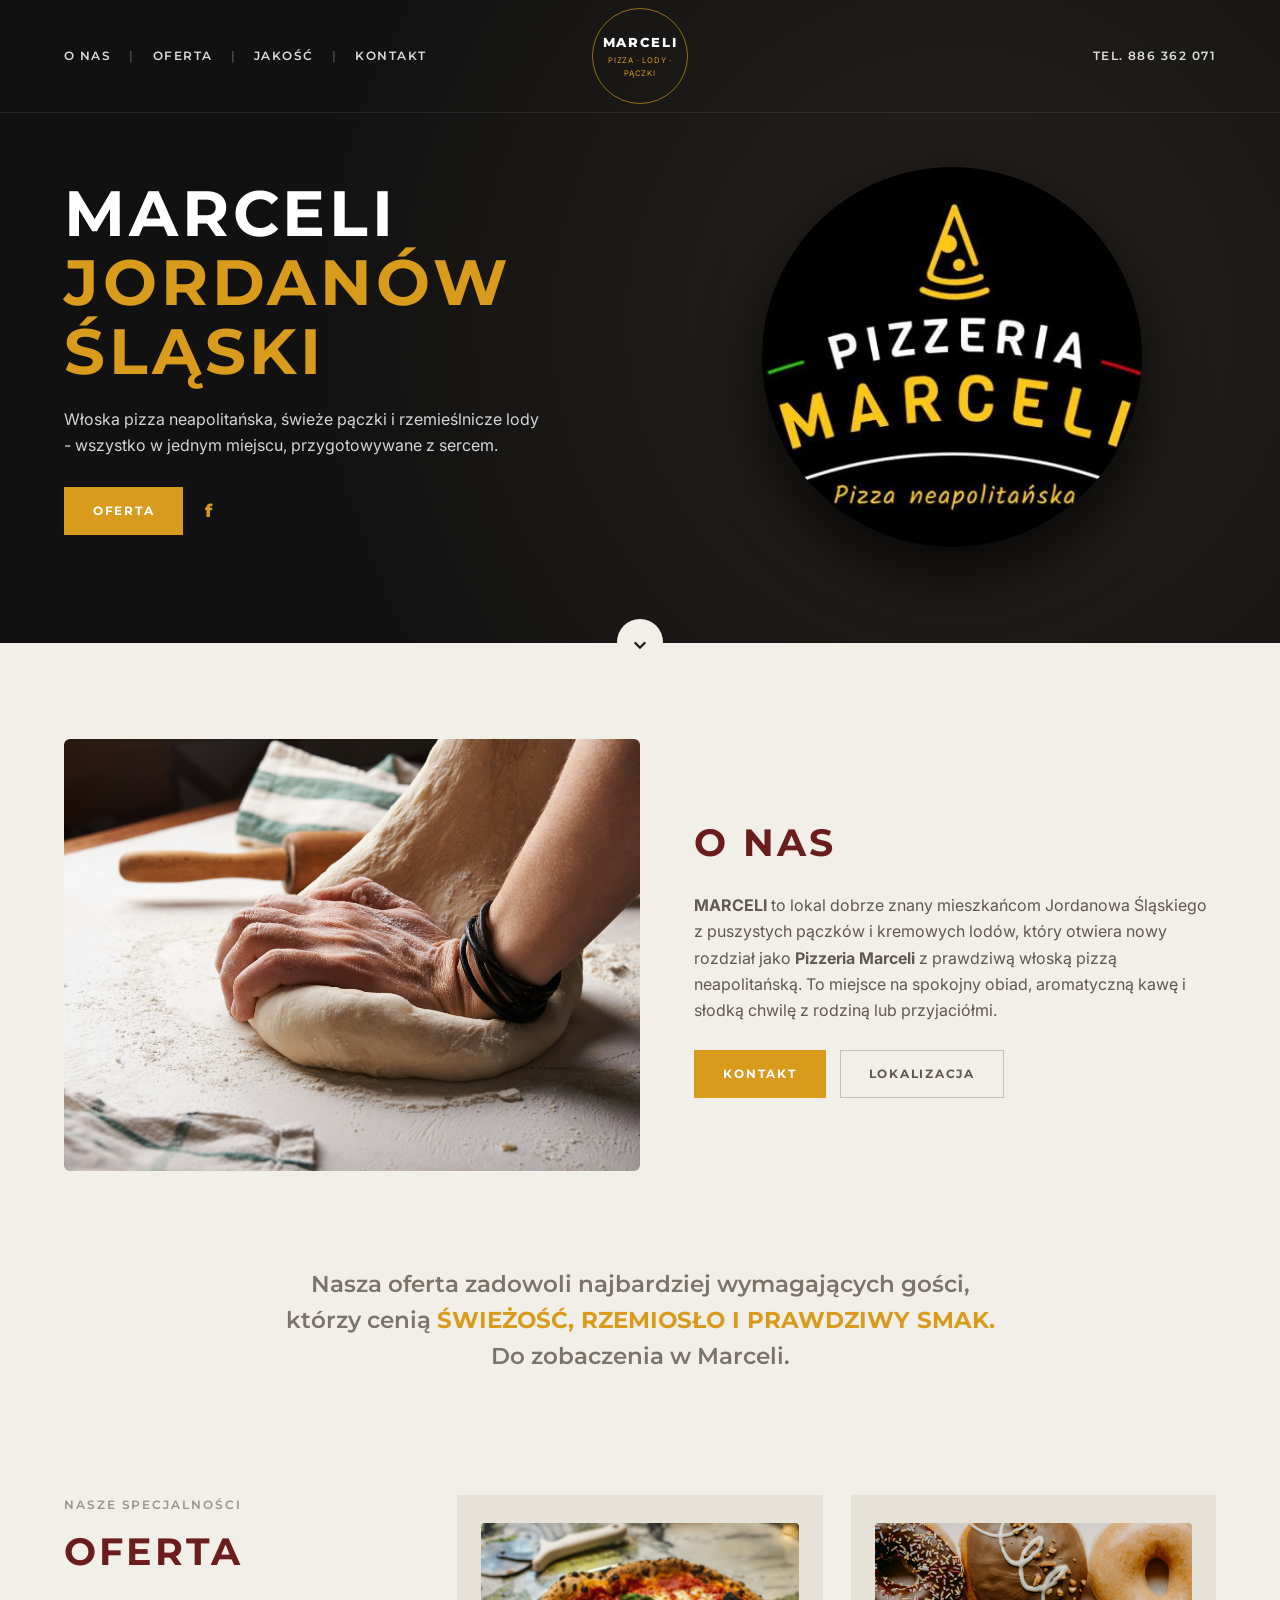
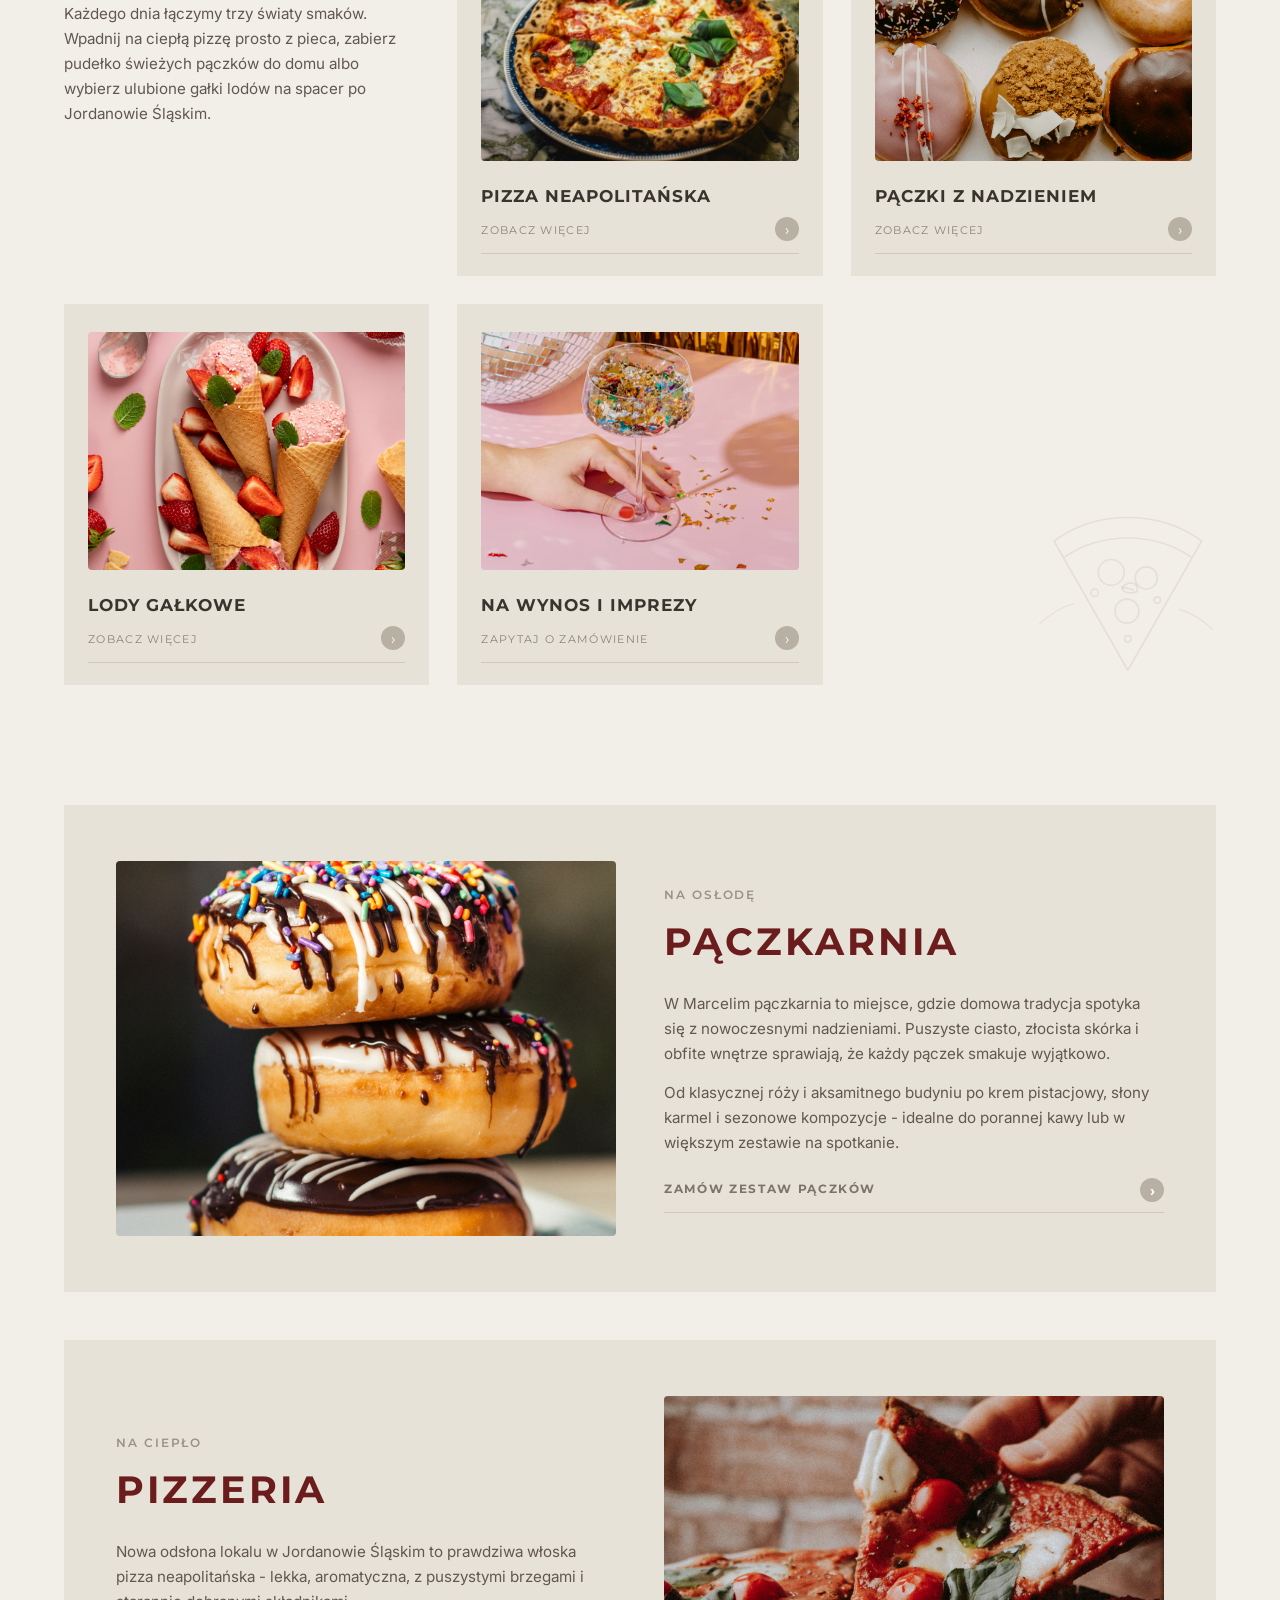
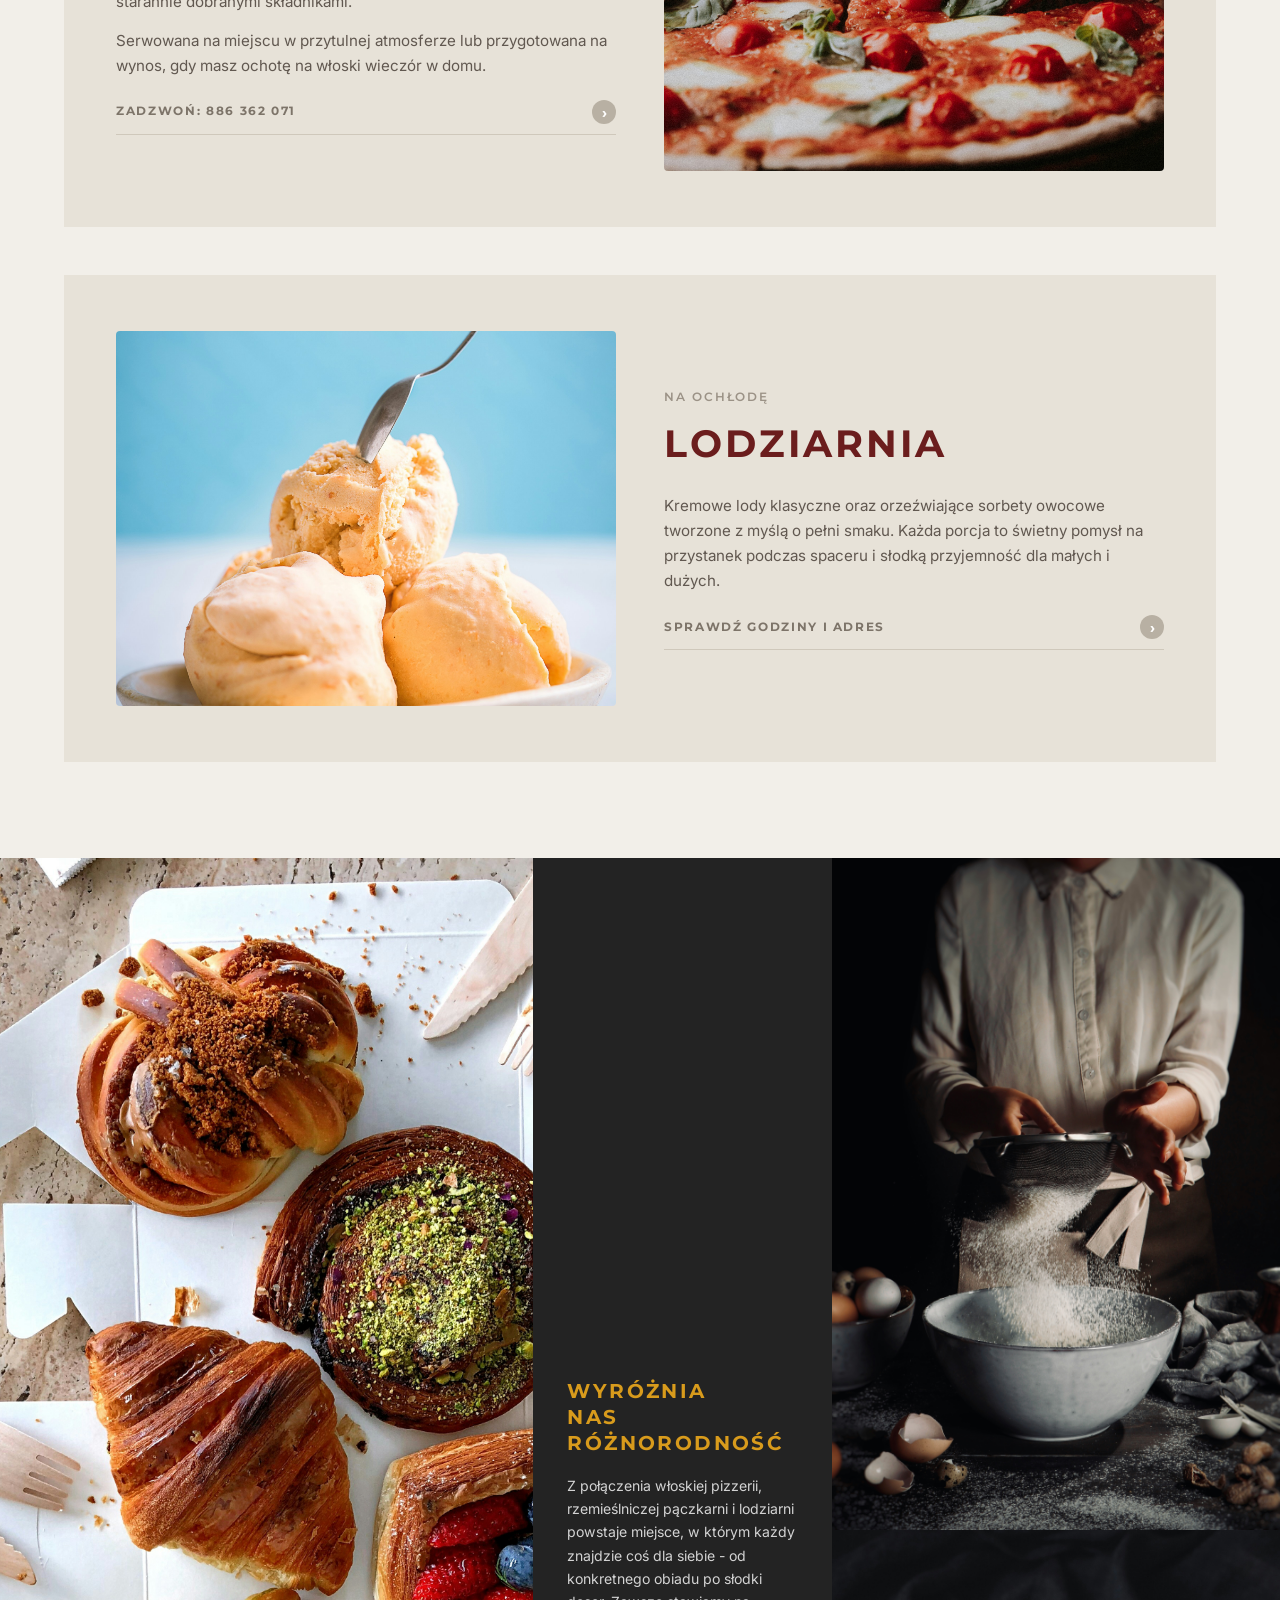
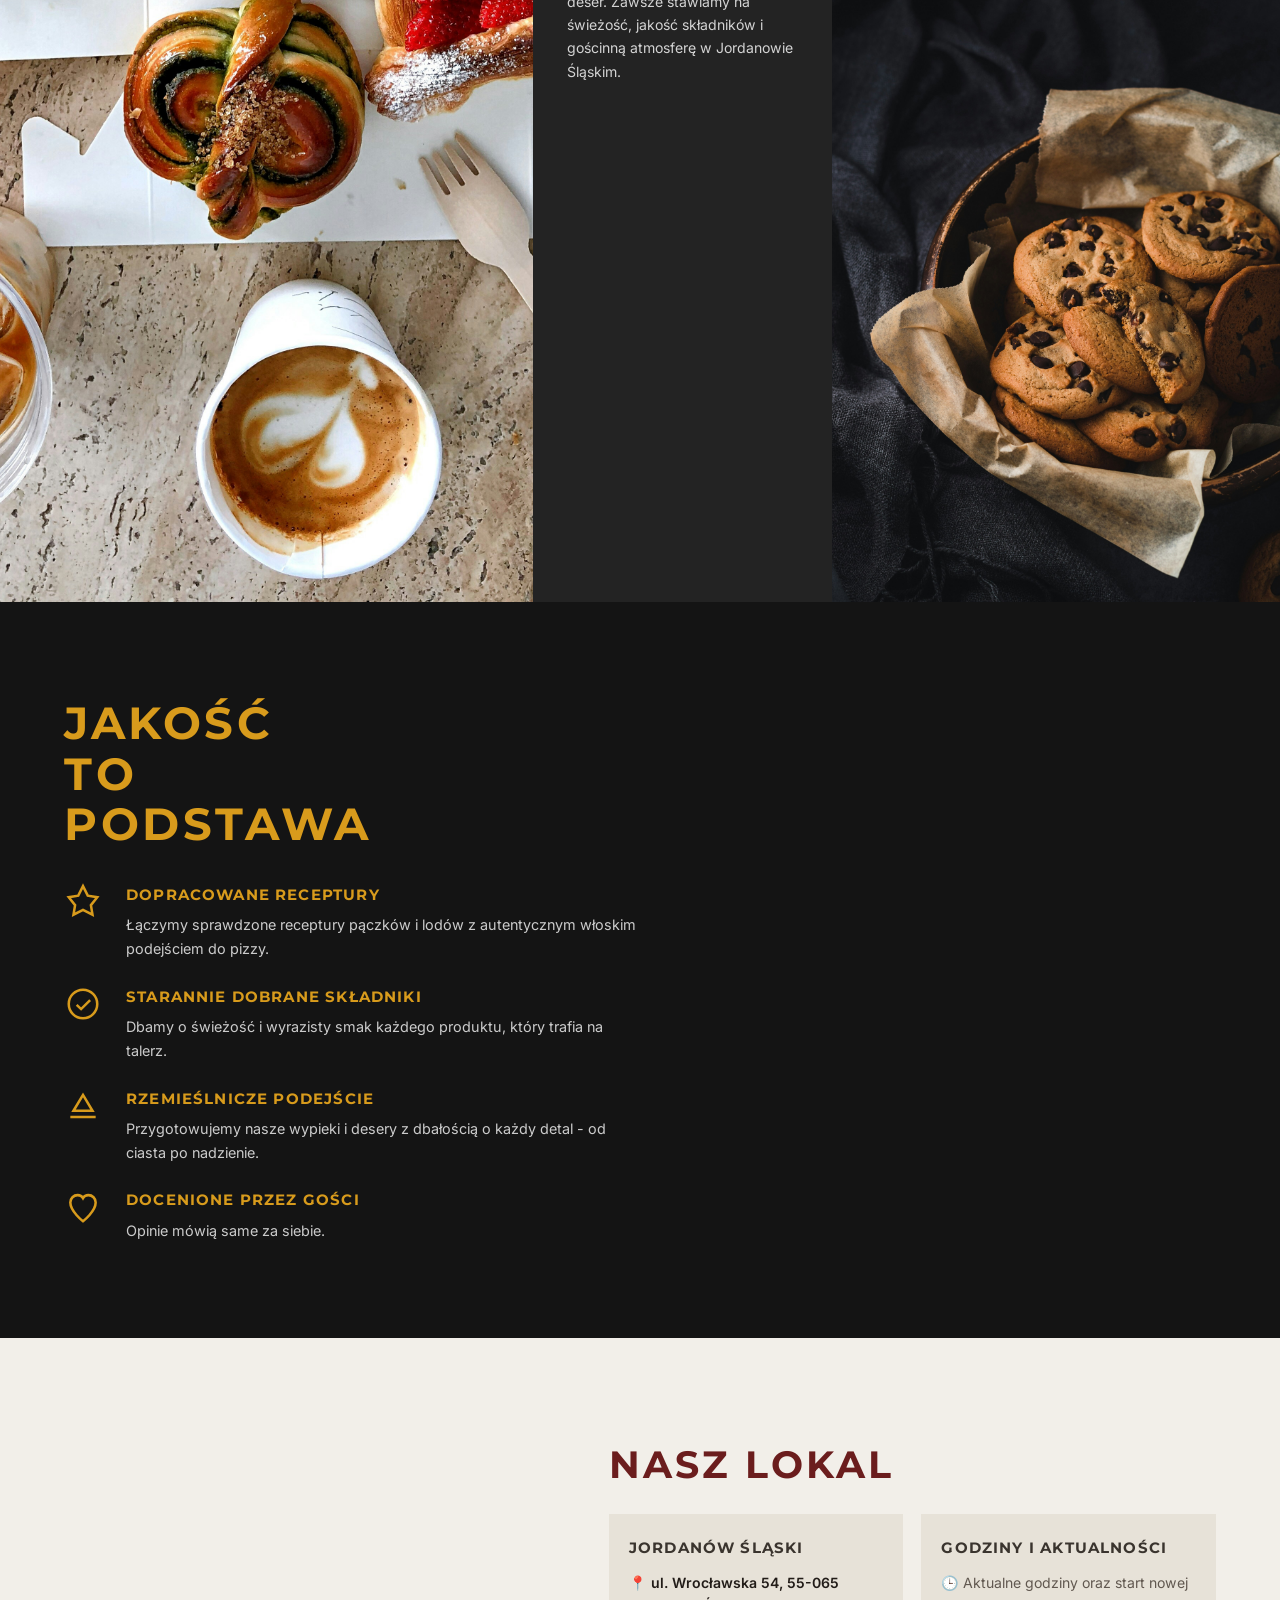
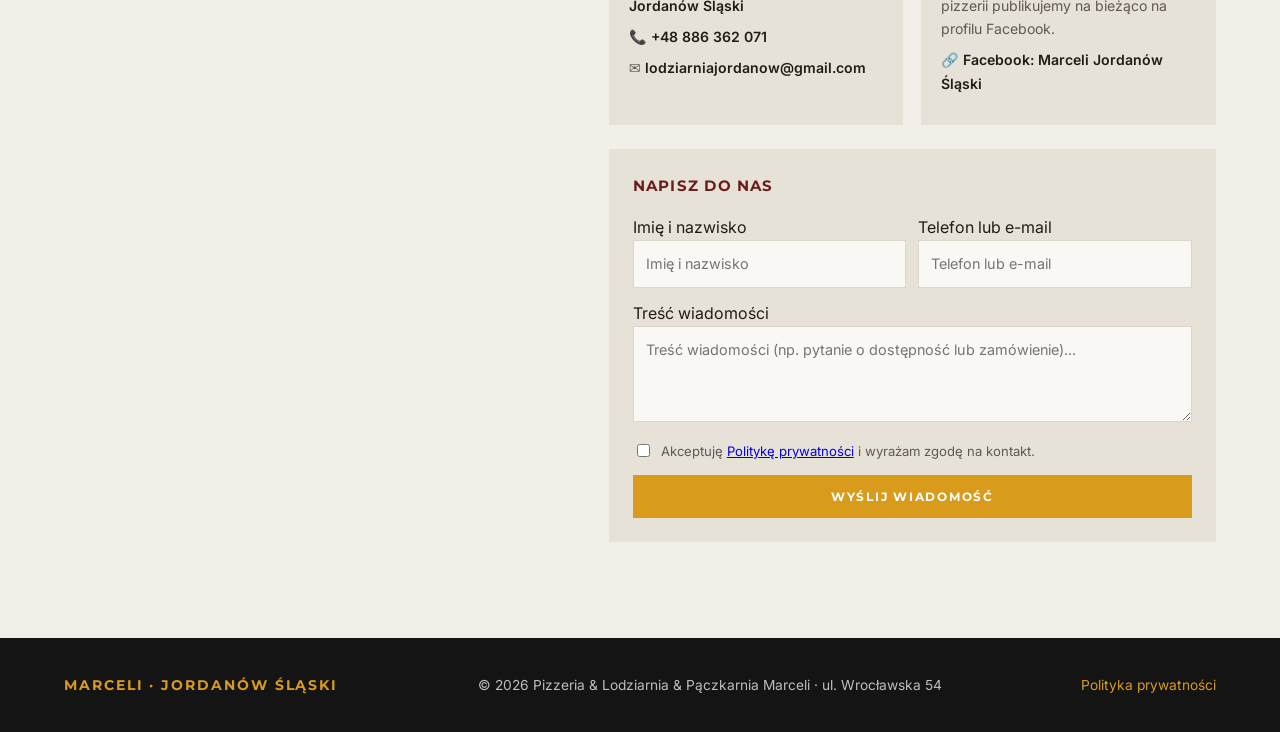
<file: index.html>
<!DOCTYPE html>
<html lang="pl">
<head>
  <meta charset="UTF-8">
  <meta name="viewport" content="width=device-width, initial-scale=1.0">
  <title>Pizzeria, Lodziarnia & Pączkarnia Marceli | Jordanów Śląski</title>
  <meta name="description" content="Pizzeria, Lodziarnia & Pączkarnia Marceli w Jordanowie Śląskim (ul. Wrocławska 54). Włoska pizza neapolitańska, świeże pączki i kremowe lody.">
  <link rel="icon" href="assets/favicon.svg" type="image/svg+xml">
  <meta property="og:type" content="website">
  <meta property="og:title" content="Pizzeria, Lodziarnia & Pączkarnia Marceli | Jordanów Śląski">
  <meta property="og:description" content="Włoska pizza neapolitańska, świeże pączki i rzemieślnicze lody w Jordanowie Śląskim (ul. Wrocławska 54).">
  <meta property="og:image" content="assets/marceli.jpg">

  <script type="application/ld+json">
    {
        "@context": "https://schema.org",
        "@type": "Restaurant",
        "name": "Pizzeria, Lodziarnia & Pączkarnia Marceli",
        "image": "assets/marceli.jpg",
        "telephone": "+48886362071",
        "email": "lodziarniajordanow@gmail.com",
        "servesCuisine": ["Pizza neapolitańska", "Lody rzemieślnicze", "Pączki"],
        "address": {
        "@type": "PostalAddress",
        "streetAddress": "ul. Wrocławska 54",
        "addressLocality": "Jordanów Śląski",
        "postalCode": "55-065",
        "addressCountry": "PL"
        },
        "aggregateRating": {
        "@type": "AggregateRating",
        "ratingValue": "4.6",
        "reviewCount": "130"
        },
        "sameAs": [
        "https://www.facebook.com/lodymarcelijordanow/"
        ]
    }
  </script>
  <link rel="preconnect" href="https://fonts.googleapis.com">
  <link rel="preconnect" href="https://fonts.gstatic.com" crossorigin>
  <link href="https://fonts.googleapis.com/css2?family=Inter:wght@400;500;600&family=Montserrat:wght@600;700;800&display=swap" rel="stylesheet">
  <link rel="stylesheet" href="style.css">
</head>
<body>

  <!-- CIEMNE HERO + NAWIGACJA Z CENTRALNYM LOGO -->
  <div class="hero-wrapper">
    <header class="header">
      <div class="container header__inner">
        <nav class="nav nav--left" id="main-nav">
          <a href="#o-nas">O NAS</a>
          <a href="#oferta">OFERTA</a>
          <a href="#jakosc">JAKOŚĆ</a>
          <a href="#kontakt">KONTAKT</a>
        </nav>

        <a href="#" class="brand-badge" aria-label="Marceli Jordanów Śląski">
          <span>MARCELI</span>
          <small>PIZZA · LODY · PĄCZKI</small>
        </a>

        <div class="header__right">
          <a href="tel:+48886362071" class="header-phone">TEL. 886 362 071</a>
          <button class="nav-toggle" aria-label="Otwórz menu" aria-expanded="false">☰</button>
        </div>
      </div>
    </header>

    <section class="hero">
      <div class="container hero__grid">
        <div class="hero__text">
          <h1>
            MARCELI
            <span>JORDANÓW ŚLĄSKI</span>
          </h1>
          <p class="hero__lead">
            Włoska pizza neapolitańska, świeże pączki i rzemieślnicze lody -
            wszystko w jednym miejscu, przygotowywane z sercem.
          </p>
          <div class="hero__actions">
            <a href="#oferta" class="btn btn--gold">OFERTA</a>
            <a href="https://www.facebook.com/lodymarcelijordanow/" target="_blank" rel="noopener" class="social-dot" aria-label="Facebook">f</a>
          </div>
        </div>

        <div class="hero__visual">
          <img src="assets/marceli.jpg" alt="Włoska pizza neapolitańska z Pizzerii Marceli">
        </div>
      </div>

      <a href="#o-nas" class="scroll-cue" aria-label="Przewiń niżej">⌄</a>
    </section>
  </div>

  <main>
    <!-- SEKCJA O NAS + MANIFEST -->
    <section id="o-nas" class="section section--beige">
      <div class="container">
        <div class="about-grid">
          <div class="about-grid__media">
            <img src="assets/bakery.jpg" alt="Wypieki, pączki i pizza w lokalu Marceli" loading="lazy">
          </div>
          <div class="about-grid__content">
            <h2>O NAS</h2>
            <p>
              <strong>MARCELI</strong> to lokal dobrze znany mieszkańcom Jordanowa Śląskiego z puszystych pączków
              i kremowych lodów, który otwiera nowy rozdział jako <strong>Pizzeria Marceli</strong> z prawdziwą
              włoską pizzą neapolitańską. To miejsce na spokojny obiad, aromatyczną kawę i słodką chwilę
              z rodziną lub przyjaciółmi.
            </p>
            <div class="btn-row">
              <a href="#kontakt" class="btn btn--gold">KONTAKT</a>
              <a href="#lokalizacja" class="btn btn--outline-dark">LOKALIZACJA</a>
            </div>
          </div>
        </div>

        <div class="manifesto">
          <p>
            Nasza oferta zadowoli najbardziej wymagających gości,<br>
            którzy cenią <span>ŚWIEŻOŚĆ, RZEMIOSŁO I PRAWDZIWY SMAK.</span><br>
            Do zobaczenia w Marceli.
          </p>
        </div>
      </div>
    </section>

    <!-- ASYMETRYCZNA SIATKA OFERTY (WZOROWANA NA UKŁADZIE KAFELKÓW) -->
    <section id="oferta" class="section section--beige section--tight-top">
      <div class="container">
        <div class="catalog-grid">
          <div class="catalog-intro">
            <span class="kicker">NASZE SPECJALNOŚCI</span>
            <h2>OFERTA</h2>
            <p>
              Każdego dnia łączymy trzy światy smaków. Wpadnij na ciepłą pizzę prosto z pieca,
              zabierz pudełko świeżych pączków do domu albo wybierz ulubione gałki lodów na spacer
              po Jordanowie Śląskim.
            </p>
          </div>

          <a href="#pizzeria-banner" class="tile-card">
            <div class="tile-card__img">
              <img src="assets/pizza.jpg" alt="Pizza neapolitańska" loading="lazy">
            </div>
            <div class="tile-card__footer">
              <div>
                <h3>PIZZA NEAPOLITAŃSKA</h3>
                <span>ZOBACZ WIĘCEJ</span>
              </div>
              <span class="arrow-circle">›</span>
            </div>
          </a>

          <a href="#paczkarnia-banner" class="tile-card">
            <div class="tile-card__img">
              <img src="assets/donuts.jpg" alt="Świeże pączki" loading="lazy">
            </div>
            <div class="tile-card__footer">
              <div>
                <h3>PĄCZKI Z NADZIENIEM</h3>
                <span>ZOBACZ WIĘCEJ</span>
              </div>
              <span class="arrow-circle">›</span>
            </div>
          </a>

          <a href="#lodziarnia-banner" class="tile-card">
            <div class="tile-card__img">
              <img src="assets/ice.jpg" alt="Lody rzemieślnicze" loading="lazy">
            </div>
            <div class="tile-card__footer">
              <div>
                <h3>LODY GAŁKOWE</h3>
                <span>ZOBACZ WIĘCEJ</span>
              </div>
              <span class="arrow-circle">›</span>
            </div>
          </a>

          <a href="#kontakt" class="tile-card">
            <div class="tile-card__img">
              <img src="assets/party.jpg" alt="Zamówienia na wynos i imprezy" loading="lazy">
            </div>
            <div class="tile-card__footer">
              <div>
                <h3>NA WYNOS I IMPREZY</h3>
                <span>ZAPYTAJ O ZAMÓWIENIE</span>
              </div>
              <span class="arrow-circle">›</span>
            </div>
          </a>

          <div class="oferta-doodle" aria-hidden="true">
            <svg viewBox="0 0 260 260" fill="none" stroke="currentColor" stroke-width="1.8" stroke-linecap="round" stroke-linejoin="round">
            <!-- Kawałek pizzy (trójkąt + puszysty brzeg) -->
            <path d="M52 78 C98 44, 166 44, 212 78 L132 218 Z"/>
            <!-- Wewnętrzna linia rantu (ciasta) -->
            <path d="M64 95 C104 68, 160 68, 200 95"/>
            <!-- Plasterki pepperoni / mozzarelli -->
            <circle cx="114" cy="112" r="14"/>
            <circle cx="152" cy="118" r="12"/>
            <circle cx="131" cy="154" r="13"/>
            <!-- Listek bazylii pośrodku -->
            <path d="M126 128 C134 120, 144 123, 142 133 C133 136, 125 133, 126 128 Z"/>
            <path d="M126 128 L138 131"/>
            <!-- Drobne oliwki / posypka -->
            <circle cx="96" cy="134" r="4"/>
            <circle cx="164" cy="142" r="3.5"/>
            <circle cx="132" cy="184" r="3.5"/>
            <!-- Dwie delikatne gałązki / kłosy w tle dla rzemieślniczego klimatu -->
            <path d="M36 168 Q56 150 74 146" stroke-width="1.3"/>
            <path d="M188 152 Q208 158 224 174" stroke-width="1.3"/>
            </svg>
          </div>

        </div>
      </div>
    </section>

    <!-- SZEROKIE BANERY TEMATYCZNE (PANEL BEŻOWY NA JASNYM TLE) -->
    <section class="section section--beige section--tight-top">
      <div class="container stack-banners">

        <!-- BANER 1: PĄCZKARNIA -->
        <article id="paczkarnia-banner" class="feature-panel">
          <div class="feature-panel__media">
            <img src="assets/donut.jpg" alt="Kolorowe i klasyczne pączki z Pączkarni Marceli" loading="lazy">
          </div>
          <div class="feature-panel__body">
            <span class="kicker">NA OSŁODĘ</span>
            <h2>PĄCZKARNIA</h2>
            <p>
              W Marcelim pączkarnia to miejsce, gdzie domowa tradycja spotyka się z nowoczesnymi nadzieniami.
              Puszyste ciasto, złocista skórka i obfite wnętrze sprawiają, że każdy pączek smakuje wyjątkowo.
            </p>
            <p>
              Od klasycznej róży i aksamitnego budyniu po krem pistacjowy, słony karmel i sezonowe kompozycje -
              idealne do porannej kawy lub w większym zestawie na spotkanie.
            </p>
            <a href="#kontakt" class="panel-link">
              <span>ZAMÓW ZESTAW PĄCZKÓW</span>
              <span class="arrow-circle">›</span>
            </a>
          </div>
        </article>

        <!-- BANER 2: PIZZERIA (ODWRÓCONY) -->
        <article id="pizzeria-banner" class="feature-panel feature-panel--reverse">
          <div class="feature-panel__body">
            <span class="kicker">NA CIEPŁO</span>
            <h2>PIZZERIA</h2>
            <p>
              Nowa odsłona lokalu w Jordanowie Śląskim to prawdziwa włoska pizza neapolitańska - lekka,
              aromatyczna, z puszystymi brzegami i starannie dobranymi składnikami.
            </p>
            <p>
              Serwowana na miejscu w przytulnej atmosferze lub przygotowana na wynos, gdy masz ochotę
              na włoski wieczór w domu.
            </p>
            <a href="tel:+48886362071" class="panel-link">
              <span>ZADZWOŃ: 886 362 071</span>
              <span class="arrow-circle">›</span>
            </a>
          </div>
          <div class="feature-panel__media">
            <img src="assets/pizza_n.jpg" alt="Pizza neapolitańska z Pizzerii Marceli" loading="lazy">
          </div>
        </article>

        <!-- BANER 3: LODZIARNIA -->
        <article id="lodziarnia-banner" class="feature-panel">
          <div class="feature-panel__media">
            <img src="assets/ice_cream.jpg" alt="Lody w wafelkach z Lodziarni Marceli" loading="lazy">
          </div>
          <div class="feature-panel__body">
            <span class="kicker">NA OCHŁODĘ</span>
            <h2>LODZIARNIA</h2>
            <p>
              Kremowe lody klasyczne oraz orzeźwiające sorbety owocowe tworzone z myślą o pełni smaku.
              Każda porcja to świetny pomysł na przystanek podczas spaceru i słodką przyjemność dla małych i dużych.
            </p>
            <a href="#lokalizacja" class="panel-link">
              <span>SPRAWDŹ GODZINY I ADRES</span>
              <span class="arrow-circle">›</span>
            </a>
          </div>
        </article>

      </div>
    </section>

    <!-- KOLAŻ ZDJĘĆ + ŚRODKOWY CIEMNY PAS -->
    <section class="collage-band">
      <div class="collage-band__photo">
        <img src="assets/food.jpg" alt="Świeża pizza z ziołami" loading="lazy">
      </div>
      <div class="collage-band__center">
        <h2>WYRÓŻNIA<br>NAS<br>RÓŻNORODNOŚĆ</h2>
        <p>
          Z połączenia włoskiej pizzerii, rzemieślniczej pączkarni i lodziarni powstaje miejsce,
          w którym każdy znajdzie coś dla siebie - od konkretnego obiadu po słodki deser.
          Zawsze stawiamy na świeżość, jakość składników i gościnną atmosferę w Jordanowie Śląskim.
        </p>
      </div>
      <div class="collage-band__stack">
        <img src="assets/wheat.jpg" alt="Słodkie wypieki i desery" loading="lazy">
        <img src="assets/cookies.jpg" alt="Lody i przekąski" loading="lazy">
      </div>
    </section>

    <!-- CIEMNA SEKCJA: JAKOŚĆ TO PODSTAWA -->
    <section id="jakosc" class="section section--dark">
      <div class="container quality-grid">
        <div>
          <h2 class="quality-title">JAKOŚĆ<br>TO<br>PODSTAWA</h2>

          <div class="quality-list">
            <div class="quality-item">
              <div class="quality-icon">
                <svg viewBox="0 0 24 24" fill="none" stroke="currentColor" stroke-width="1.6">
                  <path d="M12 2L15 8L21 9L17 14L18 20L12 17L6 20L7 14L3 9L9 8L12 2Z"/>
                </svg>
              </div>
              <div>
                <h3>DOPRACOWANE RECEPTURY</h3>
                <p>Łączymy sprawdzone receptury pączków i lodów z autentycznym włoskim podejściem do pizzy.</p>
              </div>
            </div>

            <div class="quality-item">
              <div class="quality-icon">
                <svg viewBox="0 0 24 24" fill="none" stroke="currentColor" stroke-width="1.6">
                  <circle cx="12" cy="12" r="9"/>
                  <path d="M8 12.5L10.8 15.2L16.5 9.5"/>
                </svg>
              </div>
              <div>
                <h3>STARANNIE DOBRANE SKŁADNIKI</h3>
                <p>Dbamy o świeżość i wyrazisty smak każdego produktu, który trafia na talerz.</p>
              </div>
            </div>

            <div class="quality-item">
              <div class="quality-icon">
                <svg viewBox="0 0 24 24" fill="none" stroke="currentColor" stroke-width="1.6">
                  <path d="M4 19H20M6 15L12 5L18 15H6Z"/>
                </svg>
              </div>
              <div>
                <h3>RZEMIEŚLNICZE PODEJŚCIE</h3>
                <p>Przygotowujemy nasze wypieki i desery z dbałością o każdy detal - od ciasta po nadzienie.</p>
              </div>
            </div>

            <div class="quality-item">
              <div class="quality-icon">
                <svg viewBox="0 0 24 24" fill="none" stroke="currentColor" stroke-width="1.6">
                  <path d="M12 21C12 21 4 14.8 4 9.2C4 6.5 6.1 4.5 8.6 4.5C10.2 4.5 11.4 5.3 12 6.4C12.6 5.3 13.8 4.5 15.4 4.5C17.9 4.5 20 6.5 20 9.2C20 14.8 12 21 12 21Z"/>
                </svg>
              </div>
              <div>
                <h3>DOCENIONE PRZEZ GOŚCI</h3>
                <p>Opinie mówią same za siebie.</p>
              </div>
            </div>
          </div>
        </div>

        <div class="quality-visual">
          <img src="assets/macaroni.jpg" alt="Rzemieślnicze wypieki Marceli" loading="lazy">
        </div>
      </div>
    </section>

    <!-- LOKALIZACJA I KONTAKT -->
    <section id="lokalizacja" class="section section--beige">
      <div class="container location-grid">
        <div class="location-media">
          <img src="assets/sweets.jpg" alt="Pączki i słodkości z lokalu Marceli" loading="lazy">
        </div>

        <div id="kontakt">
          <h2>NASZ LOKAL</h2>
          <div class="location-cards">
            <div class="loc-card">
              <h3>JORDANÓW ŚLĄSKI</h3>
              <p>📍 <a href="https://maps.google.com/?q=Wrocławska+54,+55-065+Jordanów+Śląski" target="_blank" rel="noopener">ul. Wrocławska 54, 55-065 Jordanów Śląski</a></p>
              <p>📞 <a href="tel:+48886362071">+48 886 362 071</a></p>
              <p>✉️ <a href="mailto:lodziarniajordanow@gmail.com">lodziarniajordanow@gmail.com</a></p>
            </div>
            <div class="loc-card">
              <h3>GODZINY I AKTUALNOŚCI</h3>
              <p>🕒 Aktualne godziny oraz start nowej pizzerii publikujemy na bieżąco na profilu Facebook.</p>
              <p>🔗 <a href="https://www.facebook.com/lodymarcelijordanow/" target="_blank" rel="noopener">Facebook: Marceli Jordanów Śląski</a></p>
            </div>
          </div>

          <form class="mini-form" action="https://api.web3forms.com/submit" method="POST">
            <input type="hidden" name="access_key" value="558edbd3-e785-45f5-aeda-c7764ef4b662">
            <input type="hidden" name="subject" value="Nowa wiadomość ze strony Marceli Jordanów Śląski">

            <h3>NAPISZ DO NAS</h3>
            <div class="mini-form__row">
                <div>
                <label for="contact-name" class="sr-only">Imię i nazwisko</label>
                <input id="contact-name" type="text" name="name" required placeholder="Imię i nazwisko">
                </div>
                <div>
                <label for="contact-info" class="sr-only">Telefon lub e-mail</label>
                <input id="contact-info" type="text" name="contact" required placeholder="Telefon lub e-mail">
                </div>
            </div>
            <div>
                <label for="contact-msg" class="sr-only">Treść wiadomości</label>
                <textarea id="contact-msg" name="message" rows="3" required placeholder="Treść wiadomości (np. pytanie o dostępność lub zamówienie)..."></textarea>
            </div>
            <label class="consent">
                <input type="checkbox" required>
                <span>Akceptuję <a href="polityka-prywatnosci.html">Politykę prywatności</a> i wyrażam zgodę na kontakt.</span>
            </label>
            <button type="submit" class="btn btn--gold">WYŚLIJ WIADOMOŚĆ</button>
          </form>
        </div>
      </div>
    </section>
  </main>

  <footer class="footer">
    <div class="container footer__inner">
      <div class="footer__brand">MARCELI · JORDANÓW ŚLĄSKI</div>
      <p>© <span id="year">2026</span> Pizzeria &amp; Lodziarnia &amp; Pączkarnia Marceli · ul. Wrocławska 54</p>
      <a href="polityka-prywatnosci.html">Polityka prywatności</a>
    </div>
  </footer>

  <script src="main.js"></script>
</body>
</html>
</file>
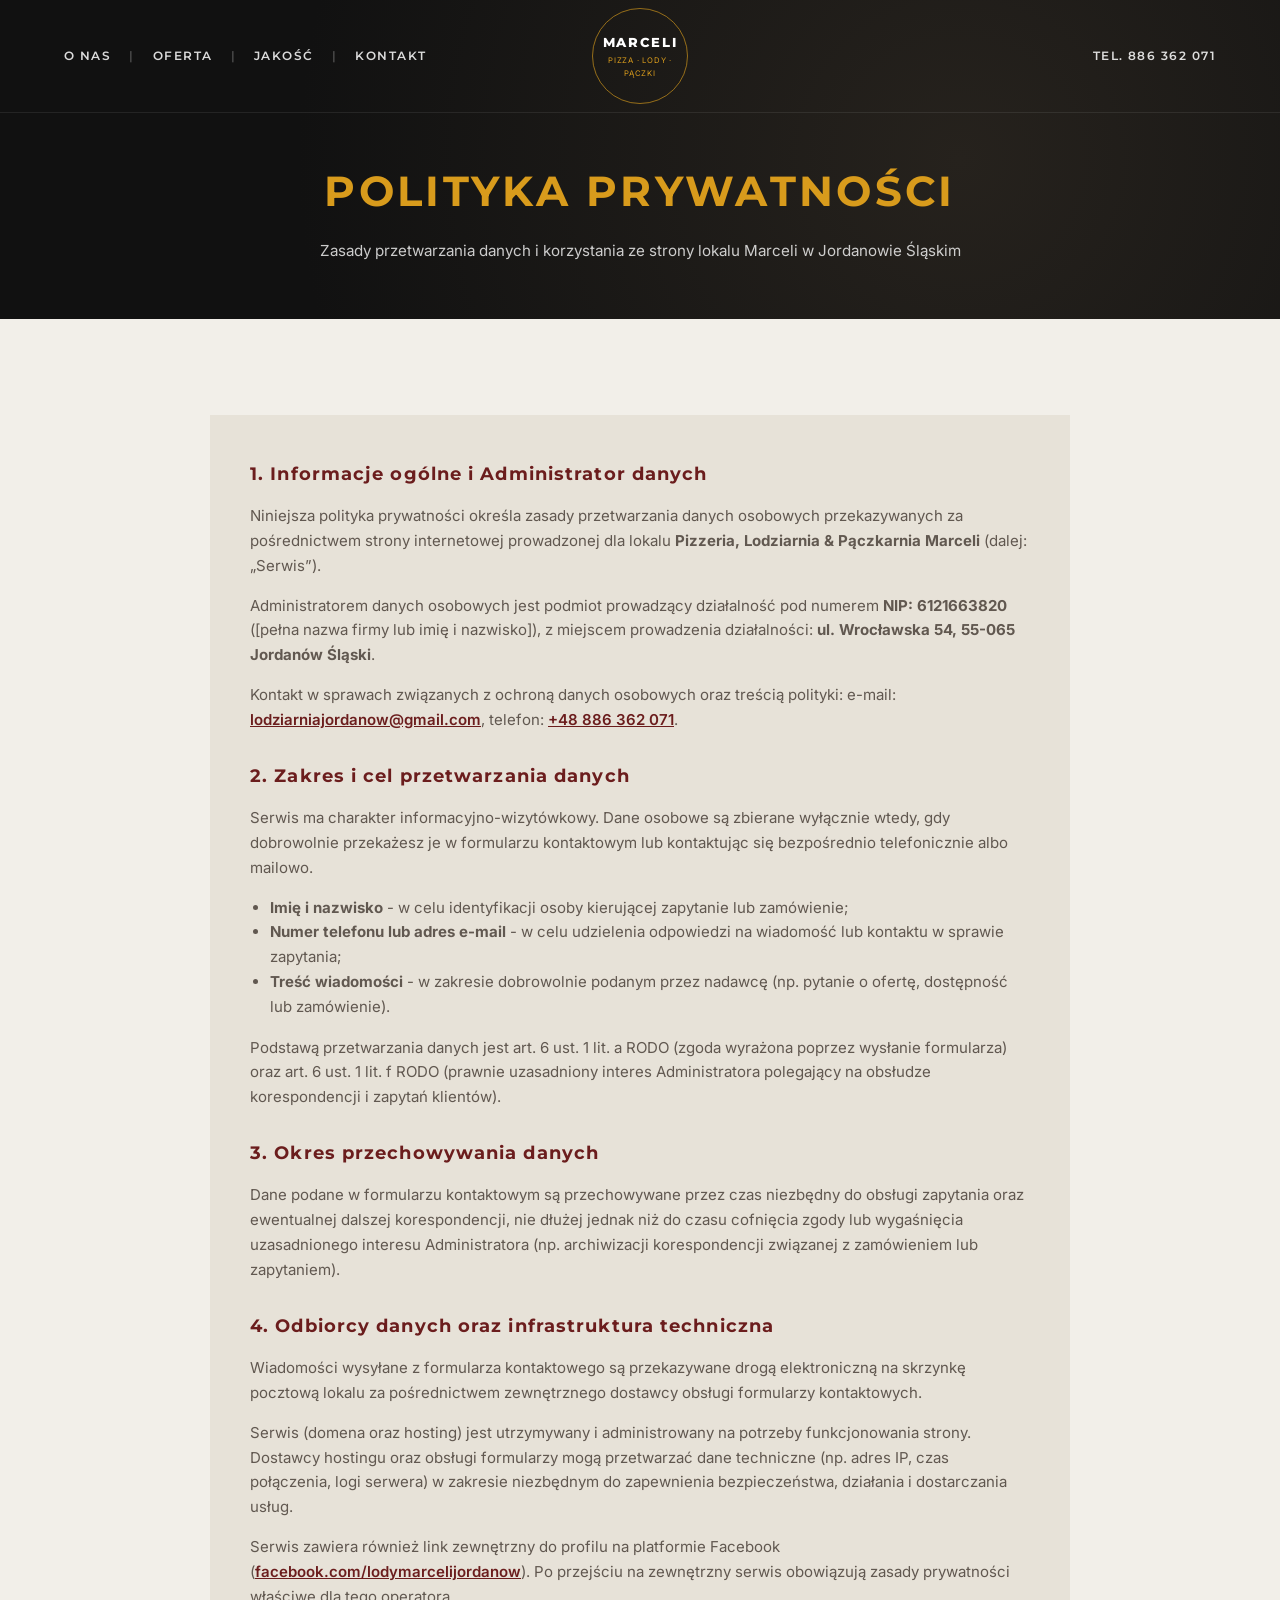
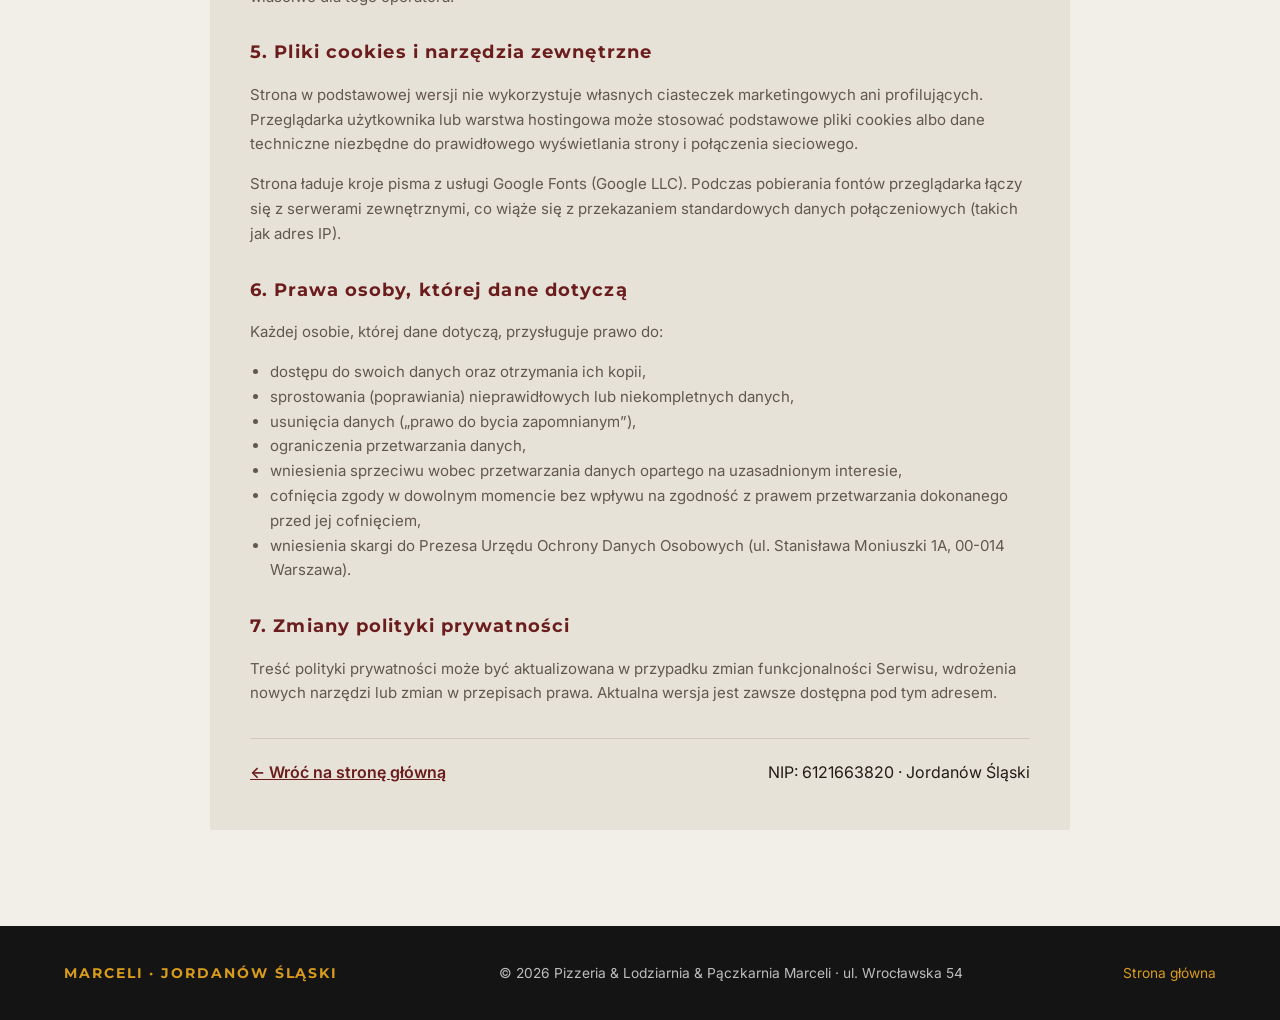
<file: polityka-prywatnosci.html>
<!DOCTYPE html>
<html lang="pl">
<head>
  <meta charset="UTF-8">
  <meta name="viewport" content="width=device-width, initial-scale=1.0">
  <title>Polityka prywatności | Pizzeria, Lodziarnia &amp; Pączkarnia Marceli</title>
  <meta name="description" content="Polityka prywatności i informacje o przetwarzaniu danych osobowych w serwisie Pizzerii, Lodziarni & Pączkarni Marceli w Jordanowie Śląskim.">
  <link rel="icon" href="assets/favicon.svg" type="image/svg+xml">
  <link rel="preconnect" href="https://fonts.googleapis.com">
  <link rel="preconnect" href="https://fonts.gstatic.com" crossorigin>
  <link href="https://fonts.googleapis.com/css2?family=Inter:wght@400;500;600&family=Montserrat:wght@600;700;800&display=swap" rel="stylesheet">
  <link rel="stylesheet" href="style.css">
  <style>
    .policy-hero {
      padding: 44px 0 56px;
      text-align: center;
    }
    .policy-hero h1 {
      font-family: var(--font-head);
      font-size: clamp(1.8rem, 3.6vw, 2.6rem);
      letter-spacing: 0.08em;
      color: var(--gold);
      margin: 0 0 12px;
    }
    .policy-hero p {
      color: rgba(255, 255, 255, 0.78);
      margin: 0;
      font-size: 0.95rem;
    }
    .policy-box {
      background: var(--bg-tile);
      padding: 44px 40px;
      max-width: 860px;
      margin: 0 auto;
    }
    .policy-box h2 {
      font-size: 1.15rem;
      letter-spacing: 0.06em;
      margin: 28px 0 10px;
    }
    .policy-box h2:first-child {
      margin-top: 0;
    }
    .policy-box p,
    .policy-box li {
      color: var(--text-muted);
      font-size: 0.94rem;
    }
    .policy-box ul {
      padding-left: 20px;
      margin: 8px 0 16px;
    }
    .policy-box a {
      color: var(--bordeaux);
      font-weight: 600;
    }
    .policy-back {
      margin-top: 32px;
      padding-top: 20px;
      border-top: 1px solid #cfc8bb;
      display: flex;
      justify-content: space-between;
      align-items: center;
      flex-wrap: wrap;
      gap: 12px;
    }
    @media (max-width: 700px) {
      .policy-box {
        padding: 28px 20px;
      }
    }
  </style>
</head>
<body>

  <div class="hero-wrapper">
    <header class="header">
      <div class="container header__inner">
        <nav class="nav nav--left">
          <a href="index.html#o-nas">O NAS</a>
          <a href="index.html#oferta">OFERTA</a>
          <a href="index.html#jakosc">JAKOŚĆ</a>
          <a href="index.html#kontakt">KONTAKT</a>
        </nav>

        <a href="index.html" class="brand-badge" aria-label="Strona główna Marceli">
          <span>MARCELI</span>
          <small>PIZZA · LODY · PĄCZKI</small>
        </a>

        <div class="header__right">
          <a href="tel:+48886362071" class="header-phone">TEL. 886 362 071</a>
        </div>
      </div>
    </header>

    <div class="container policy-hero">
      <h1>POLITYKA PRYWATNOŚCI</h1>
      <p>Zasady przetwarzania danych i korzystania ze strony lokalu Marceli w Jordanowie Śląskim</p>
    </div>
  </div>

  <main class="section section--beige">
    <div class="container">
      <article class="policy-box">
        <h2>1. Informacje ogólne i Administrator danych</h2>
        <p>
          Niniejsza polityka prywatności określa zasady przetwarzania danych osobowych przekazywanych za pośrednictwem
          strony internetowej prowadzonej dla lokalu <strong>Pizzeria, Lodziarnia &amp; Pączkarnia Marceli</strong>
          (dalej: „Serwis”).
        </p>
        <p>
          Administratorem danych osobowych jest podmiot prowadzący działalność pod numerem <strong>NIP: 6121663820</strong>
          ([pełna nazwa firmy lub imię i nazwisko]), z miejscem prowadzenia działalności:
          <strong>ul. Wrocławska 54, 55-065 Jordanów Śląski</strong>.
        </p>
        <p>
          Kontakt w sprawach związanych z ochroną danych osobowych oraz treścią polityki:
          e-mail: <a href="mailto:lodziarniajordanow@gmail.com">lodziarniajordanow@gmail.com</a>,
          telefon: <a href="tel:+48886362071">+48 886 362 071</a>.
        </p>

        <h2>2. Zakres i cel przetwarzania danych</h2>
        <p>
          Serwis ma charakter informacyjno-wizytówkowy. Dane osobowe są zbierane wyłącznie wtedy, gdy dobrowolnie
          przekażesz je w formularzu kontaktowym lub kontaktując się bezpośrednio telefonicznie albo mailowo.
        </p>
        <ul>
          <li><strong>Imię i nazwisko</strong> - w celu identyfikacji osoby kierującej zapytanie lub zamówienie;</li>
          <li><strong>Numer telefonu lub adres e-mail</strong> - w celu udzielenia odpowiedzi na wiadomość lub kontaktu w sprawie zapytania;</li>
          <li><strong>Treść wiadomości</strong> - w zakresie dobrowolnie podanym przez nadawcę (np. pytanie o ofertę, dostępność lub zamówienie).</li>
        </ul>
        <p>
          Podstawą przetwarzania danych jest art. 6 ust. 1 lit. a RODO (zgoda wyrażona poprzez wysłanie formularza)
          oraz art. 6 ust. 1 lit. f RODO (prawnie uzasadniony interes Administratora polegający na obsłudze korespondencji
          i zapytań klientów).
        </p>

        <h2>3. Okres przechowywania danych</h2>
        <p>
          Dane podane w formularzu kontaktowym są przechowywane przez czas niezbędny do obsługi zapytania oraz ewentualnej
          dalszej korespondencji, nie dłużej jednak niż do czasu cofnięcia zgody lub wygaśnięcia uzasadnionego interesu
          Administratora (np. archiwizacji korespondencji związanej z zamówieniem lub zapytaniem).
        </p>

        <h2>4. Odbiorcy danych oraz infrastruktura techniczna</h2>
        <p>
          Wiadomości wysyłane z formularza kontaktowego są przekazywane drogą elektroniczną na skrzynkę pocztową lokalu
          za pośrednictwem zewnętrznego dostawcy obsługi formularzy kontaktowych.
        </p>
        <p>
          Serwis (domena oraz hosting) jest utrzymywany i administrowany na potrzeby funkcjonowania strony. Dostawcy
          hostingu oraz obsługi formularzy mogą przetwarzać dane techniczne (np. adres IP, czas połączenia, logi serwera)
          w zakresie niezbędnym do zapewnienia bezpieczeństwa, działania i dostarczania usług.
        </p>
        <p>
          Serwis zawiera również link zewnętrzny do profilu na platformie Facebook
          (<a href="https://www.facebook.com/lodymarcelijordanow/" target="_blank" rel="noopener">facebook.com/lodymarcelijordanow</a>).
          Po przejściu na zewnętrzny serwis obowiązują zasady prywatności właściwe dla tego operatora.
        </p>

        <h2>5. Pliki cookies i narzędzia zewnętrzne</h2>
        <p>
          Strona w podstawowej wersji nie wykorzystuje własnych ciasteczek marketingowych ani profilujących. Przeglądarka
          użytkownika lub warstwa hostingowa może stosować podstawowe pliki cookies albo dane techniczne niezbędne do
          prawidłowego wyświetlania strony i połączenia sieciowego.
        </p>
        <p>
          Strona ładuje kroje pisma z usługi Google Fonts (Google LLC). Podczas pobierania fontów przeglądarka łączy się
          z serwerami zewnętrznymi, co wiąże się z przekazaniem standardowych danych połączeniowych (takich jak adres IP).
        </p>

        <h2>6. Prawa osoby, której dane dotyczą</h2>
        <p>Każdej osobie, której dane dotyczą, przysługuje prawo do:</p>
        <ul>
          <li>dostępu do swoich danych oraz otrzymania ich kopii,</li>
          <li>sprostowania (poprawiania) nieprawidłowych lub niekompletnych danych,</li>
          <li>usunięcia danych („prawo do bycia zapomnianym”),</li>
          <li>ograniczenia przetwarzania danych,</li>
          <li>wniesienia sprzeciwu wobec przetwarzania danych opartego na uzasadnionym interesie,</li>
          <li>cofnięcia zgody w dowolnym momencie bez wpływu na zgodność z prawem przetwarzania dokonanego przed jej cofnięciem,</li>
          <li>wniesienia skargi do Prezesa Urzędu Ochrony Danych Osobowych (ul. Stanisława Moniuszki 1A, 00-014 Warszawa).</li>
        </ul>

        <h2>7. Zmiany polityki prywatności</h2>
        <p>
          Treść polityki prywatności może być aktualizowana w przypadku zmian funkcjonalności Serwisu, wdrożenia nowych
          narzędzi lub zmian w przepisach prawa. Aktualna wersja jest zawsze dostępna pod tym adresem.
        </p>

        <div class="policy-back">
          <a href="index.html">← Wróć na stronę główną</a>
          <span>NIP: 6121663820 · Jordanów Śląski</span>
        </div>
      </article>
    </div>
  </main>

  <footer class="footer">
    <div class="container footer__inner">
      <div class="footer__brand">MARCELI · JORDANÓW ŚLĄSKI</div>
      <p>© <span id="year">2026</span> Pizzeria &amp; Lodziarnia &amp; Pączkarnia Marceli · ul. Wrocławska 54</p>
      <a href="index.html">Strona główna</a>
    </div>
  </footer>

  <script src="main.js"></script>
</body>
</html>
</file>
<file: style.css>
:root {
  --bg-dark: #141414;
  --bg-dark-soft: #1f1f1f;
  --bg-beige: #f2efe9;
  --bg-tile: #e7e2d8;
  --text-dark: #221c18;
  --text-muted: #615850;
  --gold: #d89b1c;
  --gold-hover: #be8512;
  --bordeaux: #6b1d1d;
  --border-beige: #dcd5c9;
  --font-head: 'Montserrat', system-ui, sans-serif;
  --font-body: 'Inter', system-ui, sans-serif;
}

*, *::before, *::after {
  box-sizing: border-box;
}

html {
  scroll-behavior: smooth;
  scroll-padding-top: 76px;
}

body {
  margin: 0;
  font-family: var(--font-body);
  color: var(--text-dark);
  background: var(--bg-beige);
  line-height: 1.65;
  overflow-x: hidden;
}

img {
  max-width: 100%;
  height: auto;
  display: block;
}

.container {
  width: min(1180px, 90%);
  margin: 0 auto;
}

/* CIEMNA GÓRA: HEADER + HERO */
.hero-wrapper {
  background: radial-gradient(circle at 75% 50%, #26221d 0%, #111111 68%);
  color: #ffffff;
  position: relative;
}

.header {
  border-bottom: 1px solid rgba(255, 255, 255, 0.08);
}

.header__inner {
  display: grid;
  grid-template-columns: 1fr auto 1fr;
  align-items: center;
  min-height: 82px;
  gap: 16px;
}

.nav {
  display: flex;
  align-items: center;
  gap: 18px;
}

.nav a {
  color: rgba(255, 255, 255, 0.85);
  text-decoration: none;
  font-family: var(--font-head);
  font-size: 0.76rem;
  font-weight: 600;
  letter-spacing: 0.12em;
  transition: color 0.2s ease;
}

.nav a:not(:last-child)::after {
  content: "|";
  margin-left: 18px;
  color: rgba(255, 255, 255, 0.25);
}

.nav a:hover {
  color: var(--gold);
}

.brand-badge {
  display: flex;
  flex-direction: column;
  align-items: center;
  justify-content: center;
  text-decoration: none;
  color: #ffffff;
  border: 1.5px solid rgba(216, 155, 28, 0.65);
  border-radius: 999px;
  width: 96px;
  height: 96px;
  margin: 8px 0;
  text-align: center;
}

.brand-badge span {
  font-family: var(--font-head);
  font-weight: 800;
  font-size: 0.82rem;
  letter-spacing: 0.14em;
}

.brand-badge small {
  font-size: 0.48rem;
  letter-spacing: 0.1em;
  color: var(--gold);
  margin-top: 2px;
}

.header__right {
  display: flex;
  justify-content: flex-end;
  align-items: center;
  gap: 14px;
}

.header-phone {
  color: rgba(255, 255, 255, 0.85);
  text-decoration: none;
  font-family: var(--font-head);
  font-size: 0.76rem;
  font-weight: 600;
  letter-spacing: 0.12em;
}

.header-phone:hover {
  color: var(--gold);
}

.nav-toggle {
  display: none;
  background: none;
  border: 0;
  color: #ffffff;
  font-size: 1.5rem;
  cursor: pointer;
}

/* HERO */
.hero {
  padding: 54px 0 96px;
  position: relative;
}

.hero__grid {
  display: grid;
  grid-template-columns: 1.05fr 0.95fr;
  gap: 40px;
  align-items: center;
}

.hero h1 {
  font-family: var(--font-head);
  font-weight: 700;
  font-size: clamp(2.4rem, 5vw, 4rem);
  line-height: 1.08;
  letter-spacing: 0.06em;
  margin: 0 0 20px;
  color: #ffffff;
}

.hero h1 span {
  display: block;
  color: var(--gold);
}

.hero__lead {
  color: rgba(255, 255, 255, 0.82);
  max-width: 48ch;
  font-size: 1rem;
  margin: 0 0 28px;
}

.hero__actions {
  display: flex;
  align-items: center;
  gap: 22px;
}

.social-dot {
  color: var(--gold);
  font-family: var(--font-head);
  font-weight: 800;
  font-size: 1.15rem;
  text-decoration: none;
}

.hero__visual img {
  border-radius: 50%;
  aspect-ratio: 1 / 1;
  object-fit: cover;
  max-width: 430px;
  margin: 0 auto;
  box-shadow: 0 24px 60px rgba(0, 0, 0, 0.75);
}

.scroll-cue {
  position: absolute;
  left: 50%;
  bottom: -22px;
  transform: translateX(-50%);
  width: 46px;
  height: 46px;
  border-radius: 50%;
  background: var(--bg-beige);
  color: var(--text-dark);
  text-decoration: none;
  display: grid;
  place-items: center;
  font-size: 1.25rem;
  font-weight: 700;
  z-index: 10;
}

/* SEKCJE JASNE */
.section {
  padding: 96px 0;
}

.section--beige {
  background: var(--bg-beige);
}

.section--tight-top {
  padding-top: 24px;
}

.kicker {
  display: block;
  font-family: var(--font-head);
  font-size: 0.75rem;
  font-weight: 600;
  letter-spacing: 0.16em;
  color: #9b9286;
  margin-bottom: 6px;
}

h2 {
  font-family: var(--font-head);
  font-weight: 700;
  font-size: clamp(1.75rem, 3vw, 2.35rem);
  letter-spacing: 0.08em;
  color: var(--bordeaux);
  margin: 0 0 18px;
}

/* O NAS + MANIFEST */
.about-grid {
  display: grid;
  grid-template-columns: 1.05fr 0.95fr;
  gap: 54px;
  align-items: center;
}

.about-grid__media img {
  border-radius: 6px;
  aspect-ratio: 4 / 3;
  object-fit: cover;
}

.about-grid__content p {
  color: var(--text-muted);
  margin: 0 0 26px;
}

.btn-row {
  display: flex;
  flex-wrap: wrap;
  gap: 14px;
}

.manifesto {
  text-align: center;
  margin-top: 76px;
  padding-top: 20px;
}

.manifesto p {
  font-family: var(--font-head);
  font-size: clamp(1.1rem, 2vw, 1.45rem);
  font-weight: 600;
  color: #7c746b;
  line-height: 1.55;
  margin: 0;
}

.manifesto span {
  color: var(--gold);
  font-weight: 700;
}

/* ASYMETRYCZNA SIATKA OFERTY */
.catalog-grid {
  display: grid;
  grid-template-columns: repeat(3, 1fr);
  gap: 28px;
  align-items: start;
}

.catalog-intro {
  padding-right: 16px;
}

.catalog-intro p {
  color: var(--text-muted);
  font-size: 0.95rem;
}

.tile-card {
  background: var(--bg-tile);
  padding: 28px 24px 22px;
  text-decoration: none;
  color: var(--text-dark);
  display: flex;
  flex-direction: column;
  justify-content: space-between;
  transition: transform 0.2s ease, background 0.2s ease;
}

.tile-card:hover {
  transform: translateY(-4px);
  background: #dfd9cd;
}

.tile-card__img {
  margin-bottom: 22px;
}

.tile-card__img img {
  width: 100%;
  aspect-ratio: 4 / 3;
  object-fit: cover;
  border-radius: 4px;
}

.tile-card__footer {
  display: flex;
  justify-content: space-between;
  align-items: flex-end;
  border-bottom: 1px solid #cfc8bb;
  padding-bottom: 12px;
}

.tile-card h3 {
  font-family: var(--font-head);
  font-size: 1.05rem;
  font-weight: 700;
  letter-spacing: 0.06em;
  margin: 0 0 4px;
  color: #3a342e;
}

.tile-card__footer span {
  font-family: var(--font-head);
  font-size: 0.68rem;
  letter-spacing: 0.12em;
  color: #8c8378;
}

.arrow-circle {
  width: 24px !important;
  height: 24px;
  border-radius: 50%;
  background: #b8b0a3;
  color: #ffffff !important;
  display: inline-grid;
  place-items: center;
  font-size: 0.95rem !important;
  letter-spacing: 0 !important;
}

/* SZEROKIE PANELE TEMATYCZNE */
.stack-banners {
  display: grid;
  gap: 48px;
}

.feature-panel {
  background: var(--bg-tile);
  padding: 56px 52px;
  display: grid;
  grid-template-columns: 1fr 1fr;
  gap: 48px;
  align-items: center;
}

.feature-panel__media img {
  width: 100%;
  aspect-ratio: 4 / 3;
  object-fit: cover;
  border-radius: 4px;
}

.feature-panel__body p {
  color: var(--text-muted);
  font-size: 0.95rem;
  margin: 0 0 14px;
}

.panel-link {
  margin-top: 22px;
  padding-bottom: 10px;
  border-bottom: 1px solid #cfc8bb;
  display: flex;
  justify-content: space-between;
  align-items: center;
  text-decoration: none;
  font-family: var(--font-head);
  font-size: 0.74rem;
  font-weight: 700;
  letter-spacing: 0.14em;
  color: #7d7469;
}

.panel-link:hover {
  color: var(--bordeaux);
}

/* KOLAŻ PEŁNEJ SZEROKOŚCI */
.collage-band {
  display: grid;
  grid-template-columns: 1.25fr 0.7fr 1.05fr;
  min-height: 500px;
  background: var(--bg-dark-soft);
}

.collage-band__photo img {
  width: 100%;
  height: 100%;
  object-fit: cover;
}

.collage-band__center {
  background: #232323;
  color: #ffffff;
  padding: 48px 34px;
  display: flex;
  flex-direction: column;
  justify-content: center;
}

.collage-band__center h2 {
  color: var(--gold);
  font-size: 1.25rem;
  line-height: 1.3;
  letter-spacing: 0.12em;
  margin-bottom: 18px;
}

.collage-band__center p {
  color: rgba(255, 255, 255, 0.8);
  font-size: 0.88rem;
  line-height: 1.65;
  margin: 0;
}

.collage-band__stack {
  display: grid;
  grid-template-rows: 1fr 1fr;
}

.collage-band__stack img {
  width: 100%;
  height: 100%;
  object-fit: cover;
}

/* CIEMNA SEKCJA JAKOŚĆ */
.section--dark {
  background: var(--bg-dark-soft);
  color: #ffffff;
}

.quality-grid {
  display: grid;
  grid-template-columns: 1.05fr 0.95fr;
  gap: 52px;
  align-items: center;
}

.quality-title {
  color: var(--gold);
  font-size: clamp(2rem, 3.6vw, 2.8rem);
  line-height: 1.12;
  margin-bottom: 34px;
}

.quality-list {
  display: grid;
  gap: 24px;
}

.quality-item {
  display: grid;
  grid-template-columns: 44px 1fr;
  gap: 18px;
  align-items: start;
}

.quality-icon {
  color: var(--gold);
  width: 38px;
  height: 38px;
}

.quality-item h3 {
  font-family: var(--font-head);
  font-size: 0.92rem;
  letter-spacing: 0.08em;
  color: var(--gold);
  margin: 0 0 6px;
}

.quality-item p {
  margin: 0;
  color: rgba(255, 255, 255, 0.78);
  font-size: 0.9rem;
}

.quality-visual img {
  border-radius: 6px;
  aspect-ratio: 4 / 4.3;
  object-fit: cover;
}

/* LOKALIZACJA I KONTAKT */
.location-grid {
  display: grid;
  grid-template-columns: 0.9fr 1.1fr;
  gap: 48px;
  align-items: start;
}

.location-media img {
  border-radius: 6px;
  aspect-ratio: 4 / 4.4;
  object-fit: cover;
}

.location-cards {
  display: grid;
  grid-template-columns: 1fr 1fr;
  gap: 18px;
  margin-bottom: 24px;
}

.loc-card {
  background: var(--bg-tile);
  padding: 22px 20px;
}

.loc-card h3 {
  font-family: var(--font-head);
  font-size: 0.92rem;
  letter-spacing: 0.08em;
  margin: 0 0 10px;
  color: #3a342e;
}

.loc-card p {
  margin: 0 0 8px;
  font-size: 0.88rem;
  color: var(--text-muted);
}

.loc-card a {
  color: var(--text-dark);
  text-decoration: none;
  font-weight: 600;
}

.loc-card a:hover {
  color: var(--bordeaux);
}

.mini-form {
  background: var(--bg-tile);
  padding: 24px;
  display: grid;
  gap: 12px;
}

.mini-form h3 {
  font-family: var(--font-head);
  font-size: 0.95rem;
  letter-spacing: 0.08em;
  margin: 0 0 4px;
  color: var(--bordeaux);
}

.mini-form__row {
  display: grid;
  grid-template-columns: 1fr 1fr;
  gap: 12px;
}

.mini-form input,
.mini-form textarea {
  width: 100%;
  padding: 11px 12px;
  border: 1px solid var(--border-beige);
  background: #faf8f4;
  font: inherit;
  font-size: 0.9rem;
}

.consent {
  display: flex;
  align-items: flex-start;
  gap: 8px;
  font-size: 0.82rem;
  color: var(--text-muted);
}

.consent input {
  width: auto;
  margin-top: 3px;
}

/* PRZYCISKI */
.btn {
  display: inline-block;
  padding: 13px 28px;
  font-family: var(--font-head);
  font-size: 0.78rem;
  font-weight: 700;
  letter-spacing: 0.14em;
  text-decoration: none;
  border: 1.5px solid transparent;
  cursor: pointer;
  transition: all 0.2s ease;
}

.btn--gold {
  background: var(--gold);
  color: #ffffff;
}

.btn--gold:hover {
  background: var(--gold-hover);
}

.btn--outline-dark {
  border-color: #c5beb2;
  color: var(--text-muted);
  background: transparent;
}

.btn--outline-dark:hover {
  border-color: var(--text-dark);
  color: var(--text-dark);
}

/* STOPKA */
.footer {
  background: var(--bg-dark);
  color: rgba(255, 255, 255, 0.72);
  padding: 36px 0;
  font-size: 0.86rem;
}

.footer__inner {
  display: flex;
  justify-content: space-between;
  align-items: center;
  flex-wrap: wrap;
  gap: 14px;
}

.footer__brand {
  font-family: var(--font-head);
  font-weight: 700;
  letter-spacing: 0.14em;
  color: var(--gold);
}

.footer p {
  margin: 0;
}

.footer a {
  color: var(--gold);
  text-decoration: none;
}

.footer a:hover {
  text-decoration: underline;
}

@media (max-width: 980px) {
  .header__inner {
    grid-template-columns: auto 1fr auto;
  }

  .nav-toggle {
    display: block;
  }

  .nav {
    display: none;
    position: absolute;
    top: 96px;
    left: 0;
    right: 0;
    background: var(--bg-dark);
    flex-direction: column;
    align-items: flex-start;
    padding: 22px;
    gap: 14px;
    z-index: 40;
  }

  .nav a:not(:last-child)::after {
    display: none;
  }

  .nav.is-open {
    display: flex;
  }

  .hero__grid,
  .about-grid,
  .catalog-grid,
  .feature-panel,
  .collage-band,
  .quality-grid,
  .location-grid,
  .location-cards,
  .mini-form__row {
    grid-template-columns: 1fr;
  }

  .feature-panel {
    padding: 32px 24px;
  }

  .feature-panel--reverse .feature-panel__media {
    order: -1;
  }
}

#oferta {
  position: relative;
  overflow: hidden;
}

.oferta-doodle {
  position: absolute;
  right: -30px;
  bottom: -24px;
  width: 240px;
  height: 240px;
  color: rgba(107, 29, 29, 0.08);
  pointer-events: none;
  z-index: 0;
}

#oferta .container {
  position: relative;
  z-index: 1;
}

/* 1. Twarda blokada poziomego przewijania na całej stronie */
html,
body {
  max-width: 100%;
  overflow-x: hidden;
}

/* 2. Responsywne koło/logo w sekcji Hero */
.hero__visual {
  display: flex;
  justify-content: center;
  align-items: center;
  width: 100%;
}

.hero__visual img {
  width: 100%;
  max-width: 380px;
  height: auto;
  aspect-ratio: 1 / 1;
  object-fit: cover;
  border-radius: 50%;
}

/* 3. Dopasowanie na telefony (np. iPhone 375px–430px) */
@media (max-width: 768px) {
  .hero__grid {
    grid-template-columns: 1fr;
    gap: 28px;
  }

  .hero__text,
  .hero__lead {
    max-width: 100%;
  }

  .hero__visual img {
    max-width: 260px;
    margin: 0 auto;
  }

  .oferta-doodle {
    display: none;
  }
}

/* Wyśrodkowanie logo w nagłówku na mniejszych ekranach */
@media (max-width: 900px) {
  .header__inner {
    display: flex;
    align-items: center;
    justify-content: space-between;
    gap: 12px;
  }

  .nav--left {
    order: 3;
  }

  .brand-badge {
    order: 1;
    margin-right: auto;
    margin-left: 0;
  }

  .header__right {
    order: 2;
    margin-left: auto;
  }
}

/* Na wąskich telefonach: logo idealnie na środku, bez uciekania w bok */
@media (max-width: 640px) {
  .header__inner {
    position: relative;
    display: flex;
    align-items: center;
    justify-content: space-between;
    min-height: 64px;
  }

  .brand-badge {
    position: static;
    transform: none;
    margin: 0 auto;
    text-align: center;
    flex-shrink: 0;
  }

  .header__right {
    margin-left: 0;
    gap: 8px;
  }

  .header-phone {
    font-size: 0.75rem;
    white-space: nowrap;
  }
}

@media (max-width: 768px) {
  .hero__grid {
    display: flex;
    flex-direction: column;
    align-items: center;
    gap: 28px;
  }

  .hero__text {
    width: 100%;
  }

  .hero__visual {
    display: flex;
    justify-content: center;
    align-items: center;
    width: 100%;
    margin: 0 auto;
  }

  .hero__visual img {
    display: block;
    width: 260px;
    max-width: 100%;
    height: 260px;
    margin: 0 auto;
    object-fit: cover;
    border-radius: 50%;
  }
}

/* Odcięcie sekcji JAKOŚĆ, żeby nic z góry pod nią nie wjeżdżało */
.section--dark {
  position: relative;
  z-index: 2;
  background-color: #141414;
}

@media (max-width: 900px) {
  .collage-band {
    display: flex;
    flex-direction: column;
    height: auto !important;
    max-height: none !important;
    overflow: hidden;
  }

  .collage-band__photo,
  .collage-band__stack {
    height: auto !important;
    max-height: none !important;
    display: flex;
    flex-direction: column;
  }

  .collage-band__photo img,
  .collage-band__stack img {
    width: 100%;
    height: 240px;
    object-fit: cover;
    display: block;
  }
}
</file>
